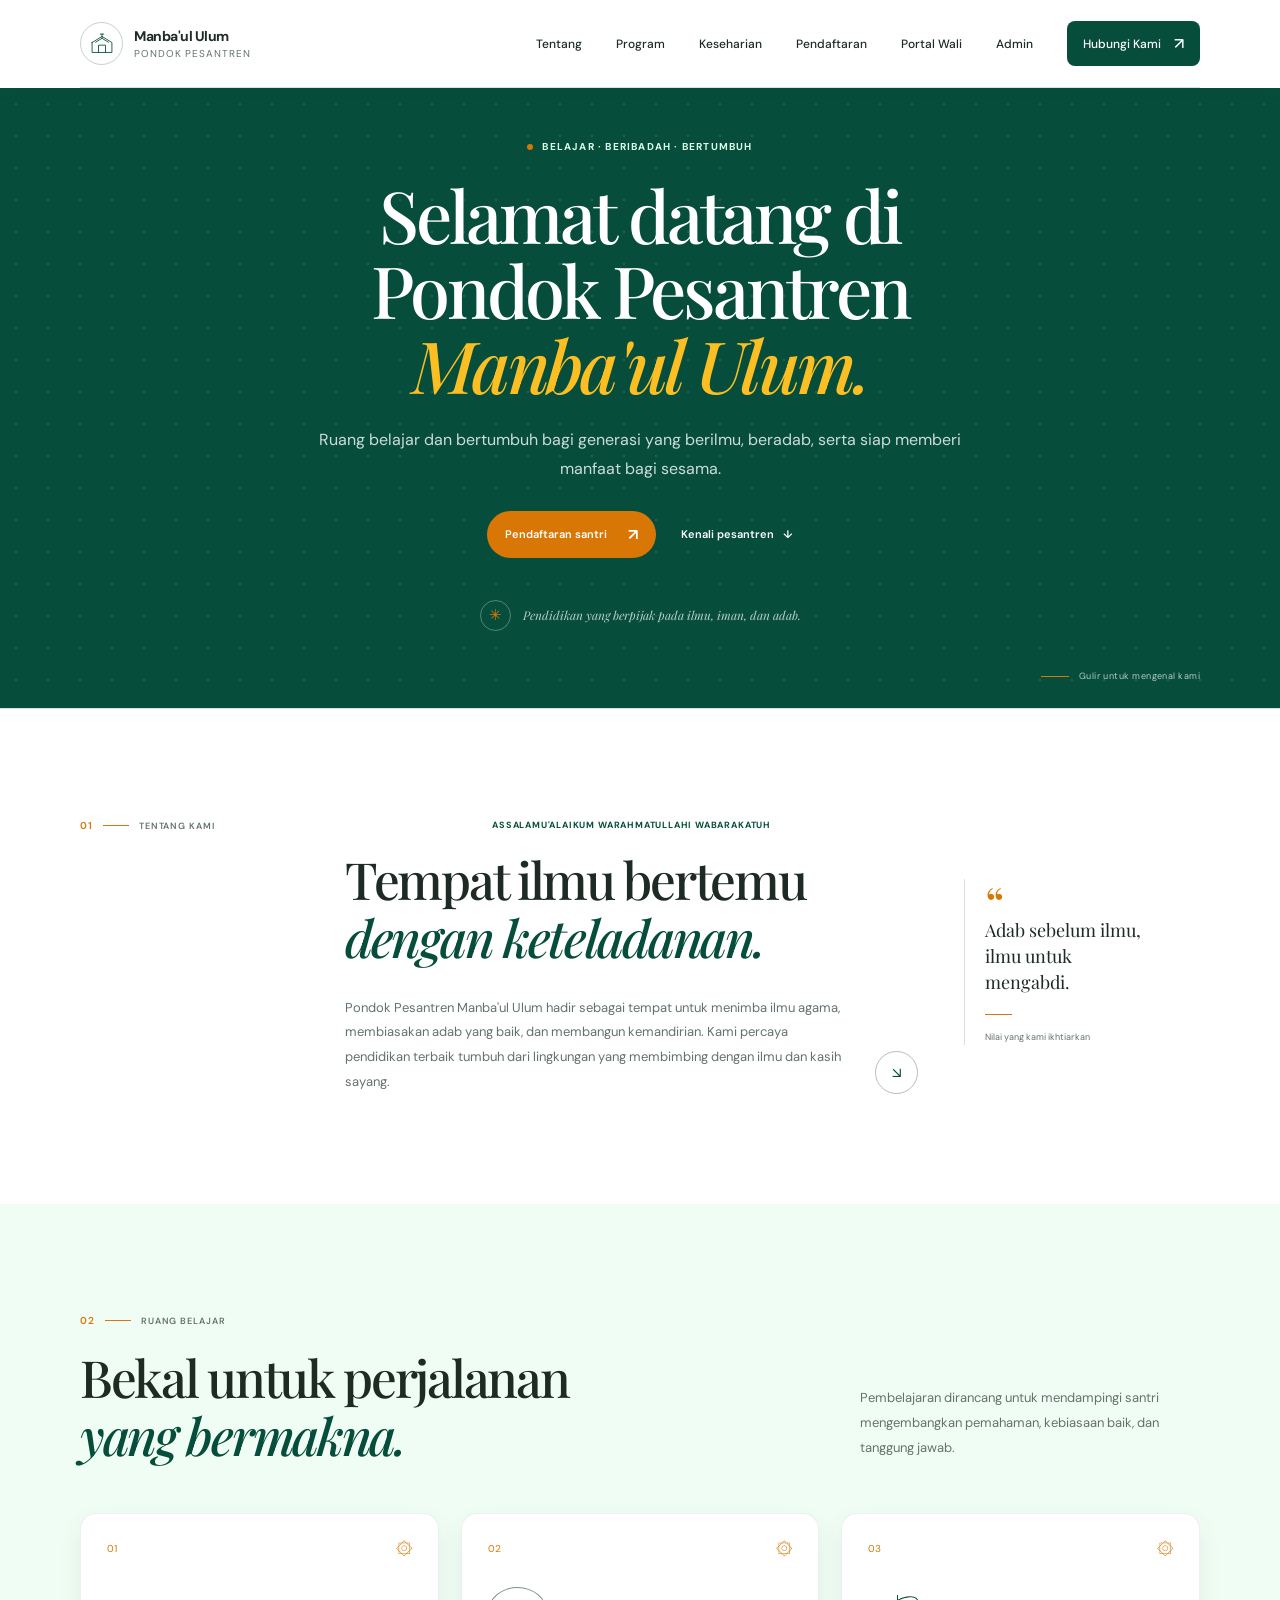
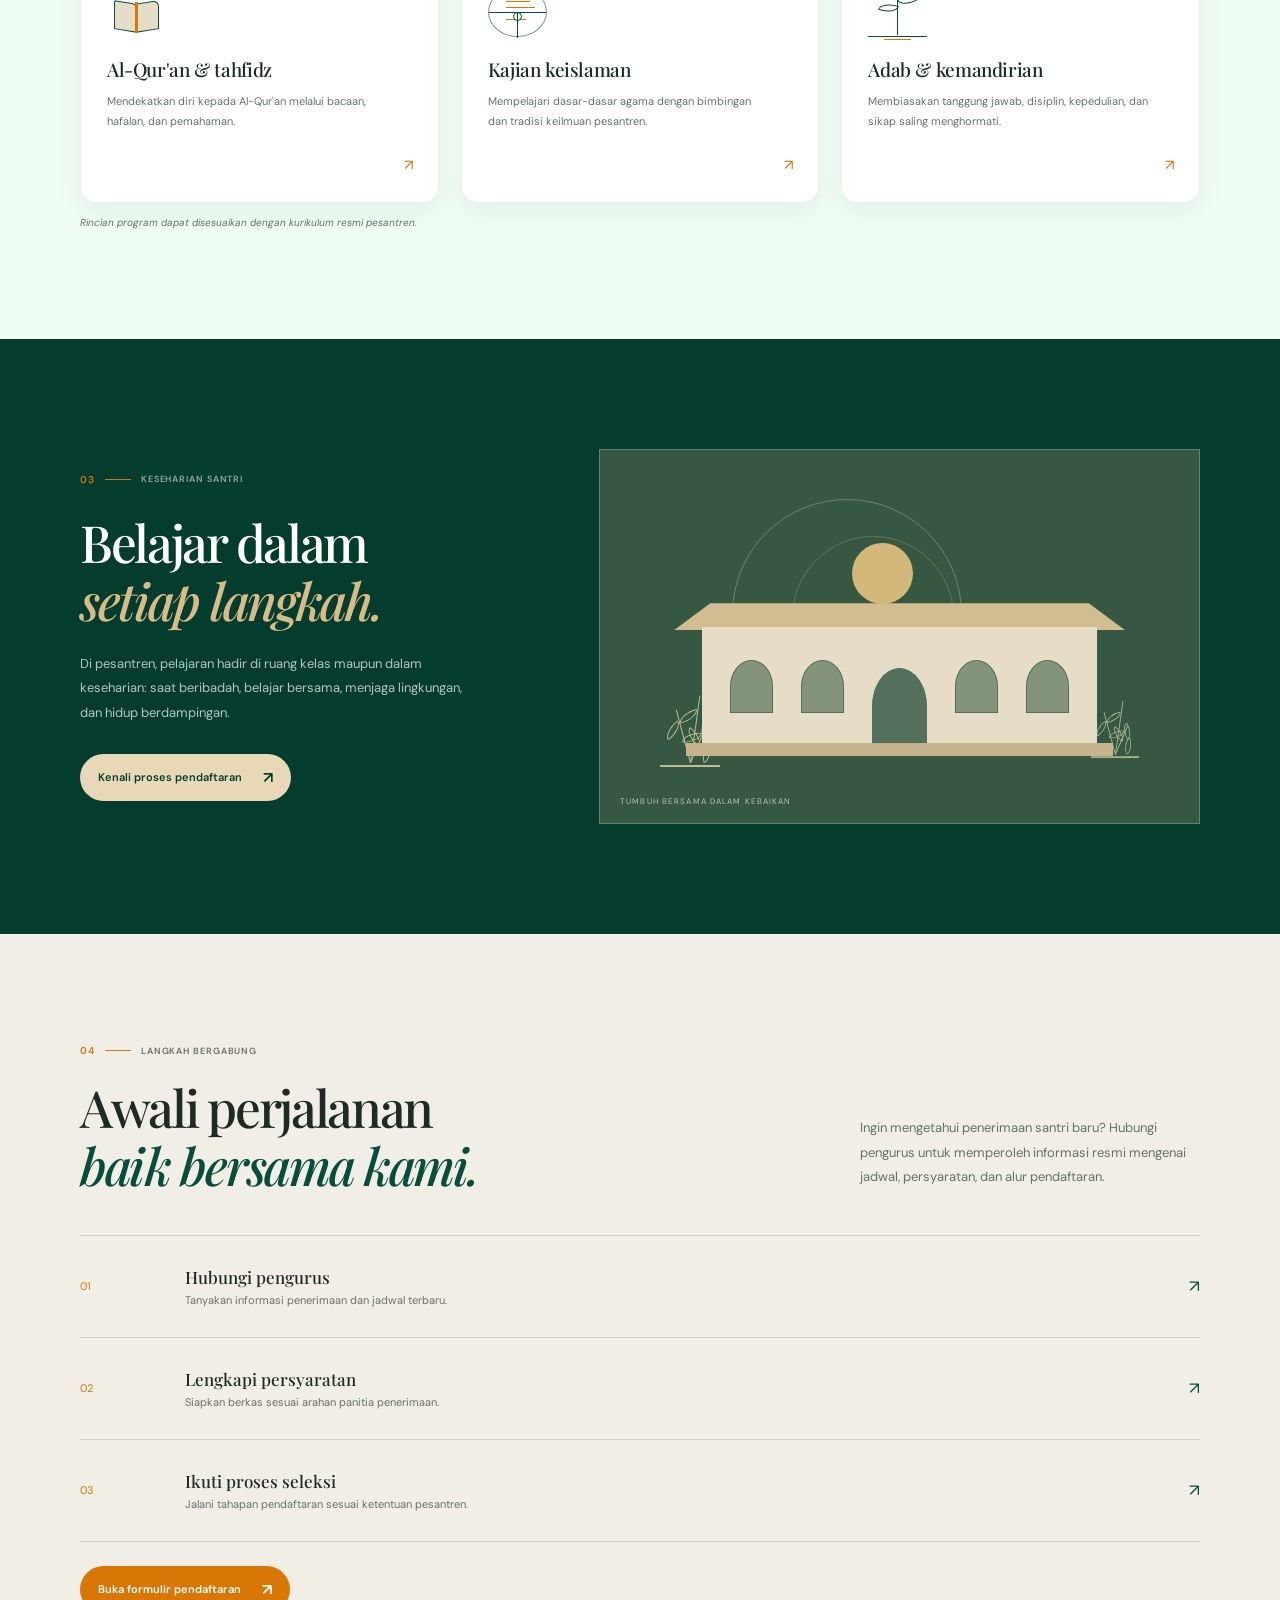
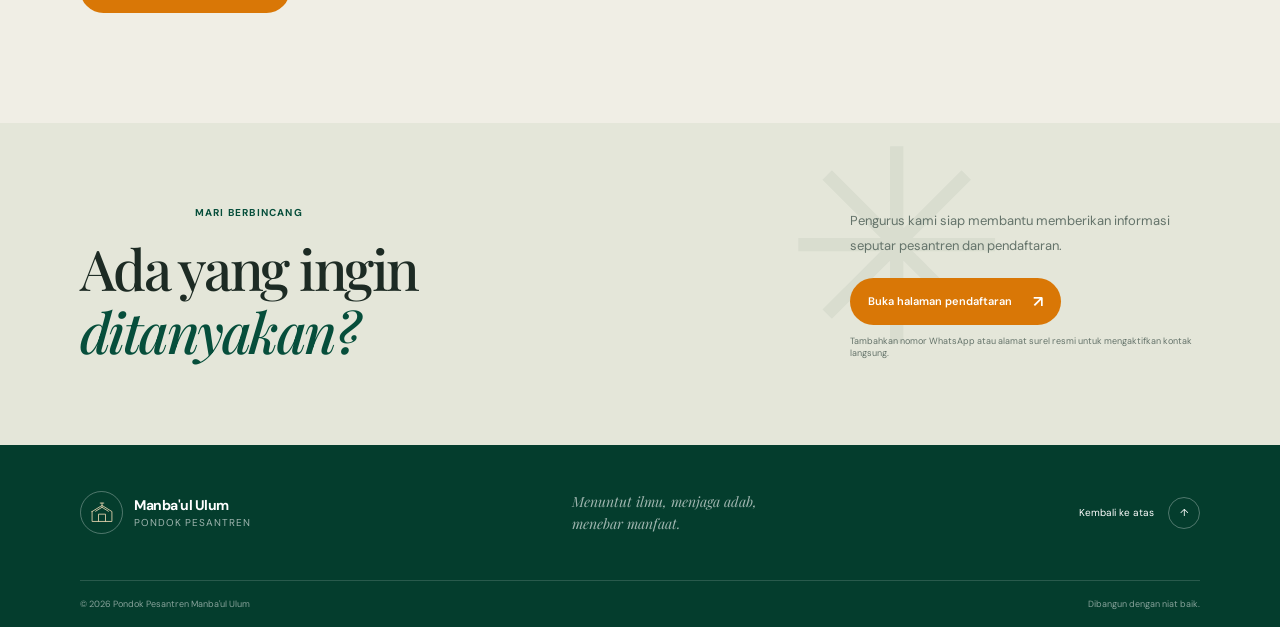
<file: Pondok Pesantren Manba'ul Ulum Website/index.html>
<!doctype html>
<html lang="id">
  <head>
    <meta charset="UTF-8" />
    <meta name="viewport" content="width=device-width, initial-scale=1.0" />
    <meta
      name="description"
      content="Pondok Pesantren Manba'ul Ulum — ruang tumbuh untuk ilmu, akhlak, dan kemandirian."
    />
    <meta name="theme-color" content="#064e3b" />
    <title>Pondok Pesantren Manba'ul Ulum</title>
    <link rel="stylesheet" href="styles.css" />
    <script src="script.js" defer></script>
  </head>
  <body>
    <a class="skip-link" href="#konten">Langsung ke konten</a>

    <header class="site-header">
      <div class="container header-inner">
        <a class="brand" href="#beranda" aria-label="Manba'ul Ulum — beranda">
          <span class="brand-mark" aria-hidden="true">
            <svg viewBox="0 0 48 48" fill="none">
              <path d="M7 21.5 24 11l17 10.5v17H7v-17Z" />
              <path d="M18 38.5V26h12v12.5M13 21l11-6.8L35 21" />
              <path d="M24 7v7M21 7h6" />
            </svg>
          </span>
          <span class="brand-copy">
            <strong>Manba'ul Ulum</strong>
            <span>Pondok Pesantren</span>
          </span>
        </a>

        <button class="menu-toggle" type="button" aria-expanded="false" aria-controls="primary-navigation">
          <span class="sr-only">Buka menu</span>
          <span></span>
          <span></span>
        </button>

        <nav class="navigation" id="primary-navigation" aria-label="Navigasi utama">
          <a href="#tentang">Tentang</a>
          <a href="#program">Program</a>
          <a href="#keseharian">Keseharian</a>
          <a href="pendaftaran.html">Pendaftaran</a>
          <a href="portal-wali.html">Portal Wali</a>
          <a href="admin.html">Admin</a>
          <a class="nav-cta" href="#kontak">Hubungi Kami <span aria-hidden="true">↗</span></a>
        </nav>
      </div>
    </header>

    <main id="konten">
      <section class="hero" id="beranda">
        <div class="hero-pattern" aria-hidden="true"></div>
        <div class="container hero-layout">
          <div class="hero-copy">
            <p class="eyebrow"><span></span> Belajar · Beribadah · Bertumbuh</p>
            <h1>Selamat datang di<br />Pondok Pesantren <em>Manba'ul Ulum.</em></h1>
            <p class="hero-description">
              Ruang belajar dan bertumbuh bagi generasi yang berilmu, beradab,
              serta siap memberi manfaat bagi sesama.
            </p>
            <div class="hero-actions">
              <a class="button button-primary" href="pendaftaran.html">Pendaftaran santri <span aria-hidden="true">↗</span></a>
              <a class="text-link" href="#tentang">Kenali pesantren <span aria-hidden="true">↓</span></a>
            </div>
            <div class="hero-note">
              <span class="note-icon" aria-hidden="true">✳</span>
              <p>Pendidikan yang berpijak pada ilmu, iman, dan adab.</p>
            </div>
          </div>

          <div class="hero-art" aria-label="Ilustrasi suasana pesantren">
            <div class="art-sun"></div>
            <div class="art-arch">
              <div class="arch-inner">
                <div class="arch-sky">
                  <span class="sky-star star-one">✦</span>
                  <span class="sky-star star-two">✦</span>
                  <div class="mosque">
                    <div class="minaret minaret-left"></div>
                    <div class="minaret minaret-right"></div>
                    <div class="dome"></div>
                    <div class="mosque-body">
                      <div class="mosque-door"></div>
                      <div class="mosque-window"></div>
                      <div class="mosque-window second"></div>
                    </div>
                  </div>
                  <div class="horizon"></div>
                  <div class="hill hill-back"></div>
                  <div class="hill hill-front"></div>
                  <div class="art-book">
                    <span></span>
                    <span></span>
                    <span></span>
                  </div>
                </div>
              </div>
            </div>
            <div class="art-caption">
              <span class="caption-star" aria-hidden="true">✳</span>
              <span>Ilmu yang menerangi langkah</span>
            </div>
            <div class="art-side-note" aria-hidden="true">SEJAK HARI INI, UNTUK MASA DEPAN</div>
          </div>
        </div>
        <a class="scroll-cue" href="#tentang"><span></span> Gulir untuk mengenal kami</a>
      </section>

      <section class="intro section-pad" id="tentang">
        <div class="container intro-layout">
          <div class="section-label">
            <span>01</span>
            <span class="label-line"></span>
            <span>Tentang kami</span>
          </div>
          <div class="intro-content">
            <p class="eyebrow">Assalamu'alaikum warahmatullahi wabarakatuh</p>
            <h2>Tempat ilmu bertemu<br /><em>dengan keteladanan.</em></h2>
            <div class="intro-bottom">
              <p>
                Pondok Pesantren Manba'ul Ulum hadir sebagai tempat untuk
                menimba ilmu agama, membiasakan adab yang baik, dan membangun
                kemandirian. Kami percaya pendidikan terbaik tumbuh dari
                lingkungan yang membimbing dengan ilmu dan kasih sayang.
              </p>
              <a class="round-link" href="#program" aria-label="Lihat program pendidikan">
                <span aria-hidden="true">↘</span>
              </a>
            </div>
          </div>
          <div class="intro-aside">
            <span class="quote-mark" aria-hidden="true">“</span>
            <p>Adab sebelum ilmu, ilmu untuk mengabdi.</p>
            <span class="aside-rule"></span>
            <span class="aside-caption">Nilai yang kami ikhtiarkan</span>
          </div>
        </div>
      </section>

      <section class="programs section-pad" id="program">
        <div class="container">
          <div class="section-heading">
            <div>
              <div class="section-label">
                <span>02</span>
                <span class="label-line"></span>
                <span>Ruang belajar</span>
              </div>
              <h2>Bekal untuk perjalanan<br /><em>yang bermakna.</em></h2>
            </div>
            <p>
              Pembelajaran dirancang untuk mendampingi santri mengembangkan
              pemahaman, kebiasaan baik, dan tanggung jawab.
            </p>
          </div>

          <div class="program-grid">
            <article class="program-card">
              <div class="card-topline"><span>01</span><span class="card-icon" aria-hidden="true">۞</span></div>
              <div class="program-symbol symbol-quran" aria-hidden="true">
                <span class="book-page"></span><span class="book-page"></span>
                <span class="book-spine"></span>
              </div>
              <h3>Al-Qur'an &amp; tahfidz</h3>
              <p>Mendekatkan diri kepada Al-Qur'an melalui bacaan, hafalan, dan pemahaman.</p>
              <span class="card-arrow" aria-hidden="true">↗</span>
            </article>
            <article class="program-card">
              <div class="card-topline"><span>02</span><span class="card-icon" aria-hidden="true">۞</span></div>
              <div class="program-symbol symbol-study" aria-hidden="true">
                <span class="study-line"></span><span class="study-line"></span>
                <span class="study-line"></span><span class="study-dot"></span>
              </div>
              <h3>Kajian keislaman</h3>
              <p>Mempelajari dasar-dasar agama dengan bimbingan dan tradisi keilmuan pesantren.</p>
              <span class="card-arrow" aria-hidden="true">↗</span>
            </article>
            <article class="program-card">
              <div class="card-topline"><span>03</span><span class="card-icon" aria-hidden="true">۞</span></div>
              <div class="program-symbol symbol-growth" aria-hidden="true">
                <span class="growth-stem"></span><span class="growth-leaf leaf-left"></span>
                <span class="growth-leaf leaf-right"></span><span class="growth-ground"></span>
              </div>
              <h3>Adab &amp; kemandirian</h3>
              <p>Membiasakan tanggung jawab, disiplin, kepedulian, dan sikap saling menghormati.</p>
              <span class="card-arrow" aria-hidden="true">↗</span>
            </article>
          </div>
          <p class="content-note">Rincian program dapat disesuaikan dengan kurikulum resmi pesantren.</p>
        </div>
      </section>

      <section class="daily section-pad" id="keseharian">
        <div class="container daily-layout">
          <div class="daily-copy">
            <div class="section-label section-label-light">
              <span>03</span>
              <span class="label-line"></span>
              <span>Keseharian santri</span>
            </div>
            <h2>Belajar dalam<br /><em>setiap langkah.</em></h2>
            <p>
              Di pesantren, pelajaran hadir di ruang kelas maupun dalam
              keseharian: saat beribadah, belajar bersama, menjaga lingkungan,
              dan hidup berdampingan.
            </p>
            <a class="button button-light" href="#pendaftaran">Kenali proses pendaftaran <span aria-hidden="true">↗</span></a>
          </div>
          <div class="daily-visual" aria-hidden="true">
            <div class="daily-circle circle-one"></div>
            <div class="daily-circle circle-two"></div>
            <div class="daily-sun"></div>
            <div class="daily-plant plant-left"><i></i><i></i><i></i></div>
            <div class="daily-plant plant-right"><i></i><i></i><i></i></div>
            <div class="daily-building">
              <div class="building-roof"></div>
              <div class="building-body">
                <span class="building-window"></span><span class="building-window"></span>
                <span class="building-door"></span><span class="building-window"></span>
                <span class="building-window"></span>
              </div>
              <div class="building-base"></div>
            </div>
            <span class="visual-caption">TUMBUH BERSAMA DALAM KEBAIKAN</span>
          </div>
        </div>
      </section>

      <section class="admissions section-pad" id="pendaftaran">
        <div class="container">
          <div class="section-heading admissions-heading">
            <div>
              <div class="section-label">
                <span>04</span>
                <span class="label-line"></span>
                <span>Langkah bergabung</span>
              </div>
              <h2>Awali perjalanan<br /><em>baik bersama kami.</em></h2>
            </div>
            <p>
              Ingin mengetahui penerimaan santri baru? Hubungi pengurus untuk
              memperoleh informasi resmi mengenai jadwal, persyaratan, dan alur pendaftaran.
            </p>
          </div>
          <div class="admission-steps">
            <article class="step">
              <span class="step-number">01</span>
              <div><h3>Hubungi pengurus</h3><p>Tanyakan informasi penerimaan dan jadwal terbaru.</p></div>
              <span class="step-arrow" aria-hidden="true">↗</span>
            </article>
            <article class="step">
              <span class="step-number">02</span>
              <div><h3>Lengkapi persyaratan</h3><p>Siapkan berkas sesuai arahan panitia penerimaan.</p></div>
              <span class="step-arrow" aria-hidden="true">↗</span>
            </article>
            <article class="step">
              <span class="step-number">03</span>
              <div><h3>Ikuti proses seleksi</h3><p>Jalani tahapan pendaftaran sesuai ketentuan pesantren.</p></div>
              <span class="step-arrow" aria-hidden="true">↗</span>
            </article>
          </div>
          <a class="button button-primary admissions-cta" href="pendaftaran.html">Buka formulir pendaftaran <span aria-hidden="true">↗</span></a>
        </div>
      </section>

      <section class="contact" id="kontak">
        <div class="container contact-inner">
          <div>
            <p class="eyebrow">Mari berbincang</p>
            <h2>Ada yang ingin<br /><em>ditanyakan?</em></h2>
          </div>
          <div class="contact-action">
            <p>Pengurus kami siap membantu memberikan informasi seputar pesantren dan pendaftaran.</p>
            <a class="button button-primary" href="pendaftaran.html">Buka halaman pendaftaran <span aria-hidden="true">↗</span></a>
            <span class="contact-note">Tambahkan nomor WhatsApp atau alamat surel resmi untuk mengaktifkan kontak langsung.</span>
          </div>
          <div class="contact-decoration" aria-hidden="true">✳</div>
        </div>
      </section>
    </main>

    <footer class="site-footer">
      <div class="container footer-main">
        <a class="brand footer-brand" href="#beranda">
          <span class="brand-mark" aria-hidden="true">
            <svg viewBox="0 0 48 48" fill="none">
              <path d="M7 21.5 24 11l17 10.5v17H7v-17Z" />
              <path d="M18 38.5V26h12v12.5M13 21l11-6.8L35 21" />
              <path d="M24 7v7M21 7h6" />
            </svg>
          </span>
          <span class="brand-copy">
            <strong>Manba'ul Ulum</strong>
            <span>Pondok Pesantren</span>
          </span>
        </a>
        <p class="footer-motto">Menuntut ilmu, menjaga adab,<br />menebar manfaat.</p>
        <a class="back-top" href="#beranda">Kembali ke atas <span aria-hidden="true">↑</span></a>
      </div>
      <div class="container footer-bottom">
        <span>© <span id="current-year"></span> Pondok Pesantren Manba'ul Ulum</span>
        <span>Dibangun dengan niat baik.</span>
      </div>
    </footer>
  </body>
</html>
</file>
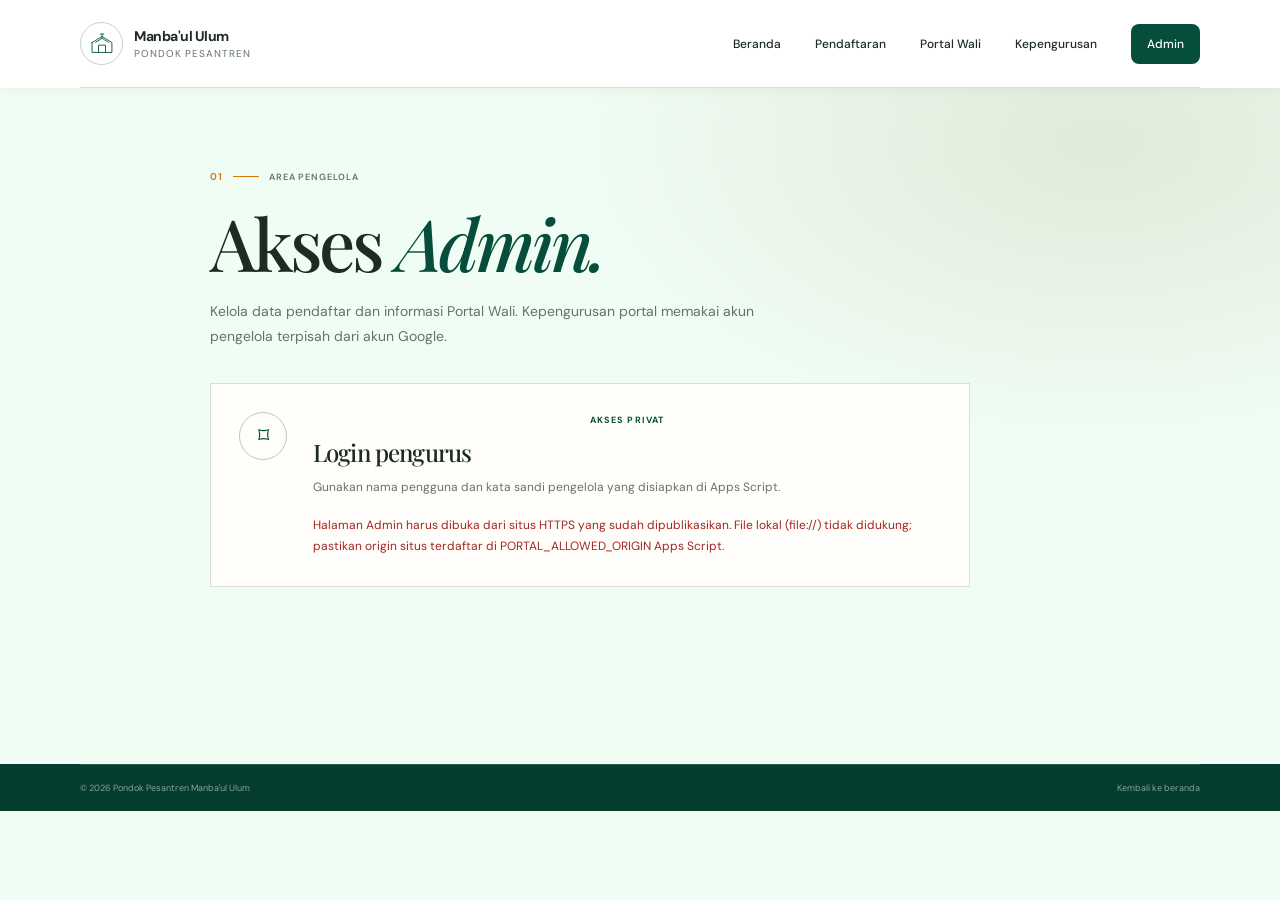
<file: Pondok Pesantren Manba'ul Ulum Website/admin.html>
<!doctype html>
<html lang="id">
  <head>
    <meta charset="UTF-8" />
    <meta name="viewport" content="width=device-width, initial-scale=1.0" />
    <meta
      name="description"
      content="Akses admin Pondok Pesantren Manba'ul Ulum melalui layanan Google yang privat."
    />
    <meta name="theme-color" content="#f7f5ee" />
    <title>Admin — Manba'ul Ulum</title>
    <link rel="stylesheet" href="styles.css" />
    <script src="registration-config.js"></script>
    <script src="portal-config.js"></script>
    <script src="admin.js" defer></script>
  </head>
  <body>
    <a class="skip-link" href="#konten">Langsung ke konten</a>
    <header class="site-header">
      <div class="container header-inner">
        <a class="brand" href="index.html" aria-label="Manba'ul Ulum — beranda">
          <span class="brand-mark" aria-hidden="true">
            <svg viewBox="0 0 48 48" fill="none">
              <path d="M7 21.5 24 11l17 10.5v17H7v-17Z" />
              <path d="M18 38.5V26h12v12.5M13 21l11-6.8L35 21" />
              <path d="M24 7v7M21 7h6" />
            </svg>
          </span>
          <span class="brand-copy">
            <strong>Manba'ul Ulum</strong>
            <span>Pondok Pesantren</span>
          </span>
        </a>
        <nav class="navigation admin-nav" aria-label="Navigasi utama">
          <a href="index.html">Beranda</a>
          <a href="pendaftaran.html">Pendaftaran</a>
          <a href="portal-wali.html">Portal Wali</a>
          <a href="#kepengurusan">Kepengurusan</a>
          <a class="nav-cta" href="admin.html" aria-current="page">Admin</a>
        </nav>
      </div>
    </header>

    <main id="konten" class="admin-page">
      <section class="container admin-content">
        <div class="section-label">
          <span>01</span>
          <span class="label-line"></span>
          <span>Area pengelola</span>
        </div>
        <h1>Akses <em>Admin.</em></h1>
        <p class="admin-intro">
          Kelola data pendaftar dan informasi Portal Wali. Kepengurusan portal
          memakai akun pengelola terpisah dari akun Google.
        </p>

        <section id="admin-login-panel" class="admin-card admin-login-panel" aria-labelledby="admin-login-title">
          <div class="admin-card-icon" aria-hidden="true">⌑</div>
          <div class="admin-card-copy">
            <p class="eyebrow">Akses privat</p>
            <h2 id="admin-login-title">Login pengurus</h2>
            <p>Gunakan nama pengguna dan kata sandi pengelola yang disiapkan di Apps Script.</p>
            <p id="admin-login-status" class="admin-password-status" aria-live="polite">
              Menyiapkan login pengurus…
            </p>
            <form id="admin-login-form" class="portal-form">
              <label for="admin-username">Nama pengguna</label>
              <input id="admin-username" name="username" type="text" autocomplete="username" maxlength="64" required />
              <label for="admin-password">Kata sandi pengurus</label>
              <input id="admin-password" name="password" type="password" autocomplete="current-password" maxlength="128" required />
              <button class="button button-primary" type="submit">Masuk sebagai pengurus</button>
            </form>
          </div>
        </section>

        <div id="admin-tools" hidden>
        <section class="admin-card" aria-labelledby="database-title">
          <div class="admin-card-icon" aria-hidden="true">▤</div>
          <div class="admin-card-copy">
            <p class="eyebrow">Data penerimaan</p>
            <h2 id="database-title">Database pendaftar</h2>
            <p id="database-status" aria-live="polite">
              Memeriksa konfigurasi tautan database…
            </p>
            <a
              id="database-link"
              class="button button-primary admin-button"
              target="_blank"
              rel="noopener noreferrer"
              hidden
            >
              Buka Google Spreadsheet <span aria-hidden="true">↗</span>
            </a>
          </div>
        </section>

        <section class="admin-card admin-card-muted" aria-labelledby="content-title">
          <div class="admin-card-icon" aria-hidden="true">✳</div>
          <div class="admin-card-copy">
            <p class="eyebrow">Konten website</p>
            <h2 id="content-title">Profil, program, dan informasi</h2>
            <p>
              Konten website saat ini masih berupa file statis. Perubahannya
              dilakukan pada file website dan diterbitkan ulang melalui GitHub
              Pages; belum ada CMS untuk mengeditnya dari halaman Admin.
            </p>
            <a class="text-link admin-back-link" href="index.html">
              Kembali ke website <span aria-hidden="true">↗</span>
            </a>
          </div>
        </section>

        <section class="admin-card" aria-labelledby="guardian-password-title">
          <div class="admin-card-icon" aria-hidden="true">⌑</div>
          <div class="admin-card-copy">
            <p class="eyebrow">Akses wali santri</p>
            <h2 id="guardian-password-title">Atur kata sandi portal</h2>
            <p>
              Pengelola yang diizinkan dapat membuat atau mengganti kata sandi
              untuk nomor induk santri. Kata sandi disimpan sebagai hash, bukan
              teks biasa, dan harus dibagikan kepada wali secara privat.
            </p>
            <p id="guardian-password-status" class="admin-password-status" aria-live="polite">
              Buat atau ganti kata sandi wali yang sudah terhubung ke santri.
            </p>
            <form id="guardian-password-form" class="portal-form" hidden>
              <label for="credential-student-id">Nomor induk santri</label>
              <input id="credential-student-id" name="studentId" type="text" maxlength="64" autocomplete="off" required />
              <label for="credential-guardian-email">Email wali yang sudah ditautkan</label>
              <input id="credential-guardian-email" name="guardianEmail" type="email" maxlength="254" autocomplete="email" required />
              <label for="credential-password">Kata sandi baru (minimal 12 karakter)</label>
              <input id="credential-password" name="password" type="password" minlength="12" maxlength="128" autocomplete="new-password" required />
              <label for="credential-password-confirm">Ulangi kata sandi baru</label>
              <input id="credential-password-confirm" name="passwordConfirm" type="password" minlength="12" maxlength="128" autocomplete="new-password" required />
              <button class="button button-primary" type="submit">Simpan kata sandi</button>
            </form>
          </div>
        </section>

        <section id="kepengurusan" class="admin-management admin-card" aria-labelledby="management-title">
          <div class="admin-card-icon" aria-hidden="true">▦</div>
          <div class="admin-card-copy">
            <p class="eyebrow">Kelola Portal Wali</p>
            <h2 id="management-title">Kepengurusan</h2>
            <p>
              Kelola data santri dan wali, presensi, tagihan, akademik,
              pengumuman, serta balasan pesan. Perubahan hanya dapat dilakukan
              setelah login sebagai pengelola. Konten halaman publik website
              tidak termasuk menu ini.
            </p>
            <p id="management-status" class="admin-password-status" aria-live="polite">Data portal siap dikelola.</p>
            <div id="admin-portal-management" hidden>
              <div class="admin-management-toolbar">
                <label for="management-entity">Jenis informasi</label>
                <select id="management-entity">
                  <option value="students">Data santri</option>
                  <option value="guardians">Akses wali</option>
                  <option value="attendance">Presensi</option>
                  <option value="payments">Tagihan dan pembayaran</option>
                  <option value="grades">Akademik</option>
                  <option value="announcements">Pengumuman</option>
                  <option value="messages">Pesan wali</option>
                </select>
                <button id="management-add" class="button button-primary" type="button">Tambah data</button>
                <button id="management-refresh" class="portal-outline-button" type="button">Muat ulang</button>
                <button id="admin-portal-logout" class="portal-outline-button" type="button">Keluar</button>
              </div>
              <div id="management-list" class="admin-record-list" aria-live="polite"></div>
              <form id="management-form" class="portal-form admin-management-form" hidden>
                <h3 id="management-form-title"></h3>
                <div id="management-fields" class="admin-management-fields"></div>
                <div class="admin-management-actions">
                  <button class="button button-primary" type="submit">Simpan</button>
                  <button id="management-cancel" class="portal-outline-button" type="button">Batal</button>
                </div>
              </form>
            </div>
          </div>
        </section>

        <p class="admin-security-note">
          Login nama pengguna dan kata sandi mengelola menu Portal Wali, bukan
          akun Google. Membuka Google Spreadsheet pendaftar tetap mengikuti izin
          berbagi Google pada dokumen tersebut. Jangan ubah setelan berbagi
          menjadi “Siapa saja”; dokumen pendaftar tetap berada di folder Drive
          privat.
        </p>
        </div>
      </section>
    </main>

    <footer class="site-footer">
      <div class="container footer-bottom">
        <span>© <span id="current-year"></span> Pondok Pesantren Manba'ul Ulum</span>
        <a href="index.html">Kembali ke beranda</a>
      </div>
    </footer>
  </body>
</html>
</file>
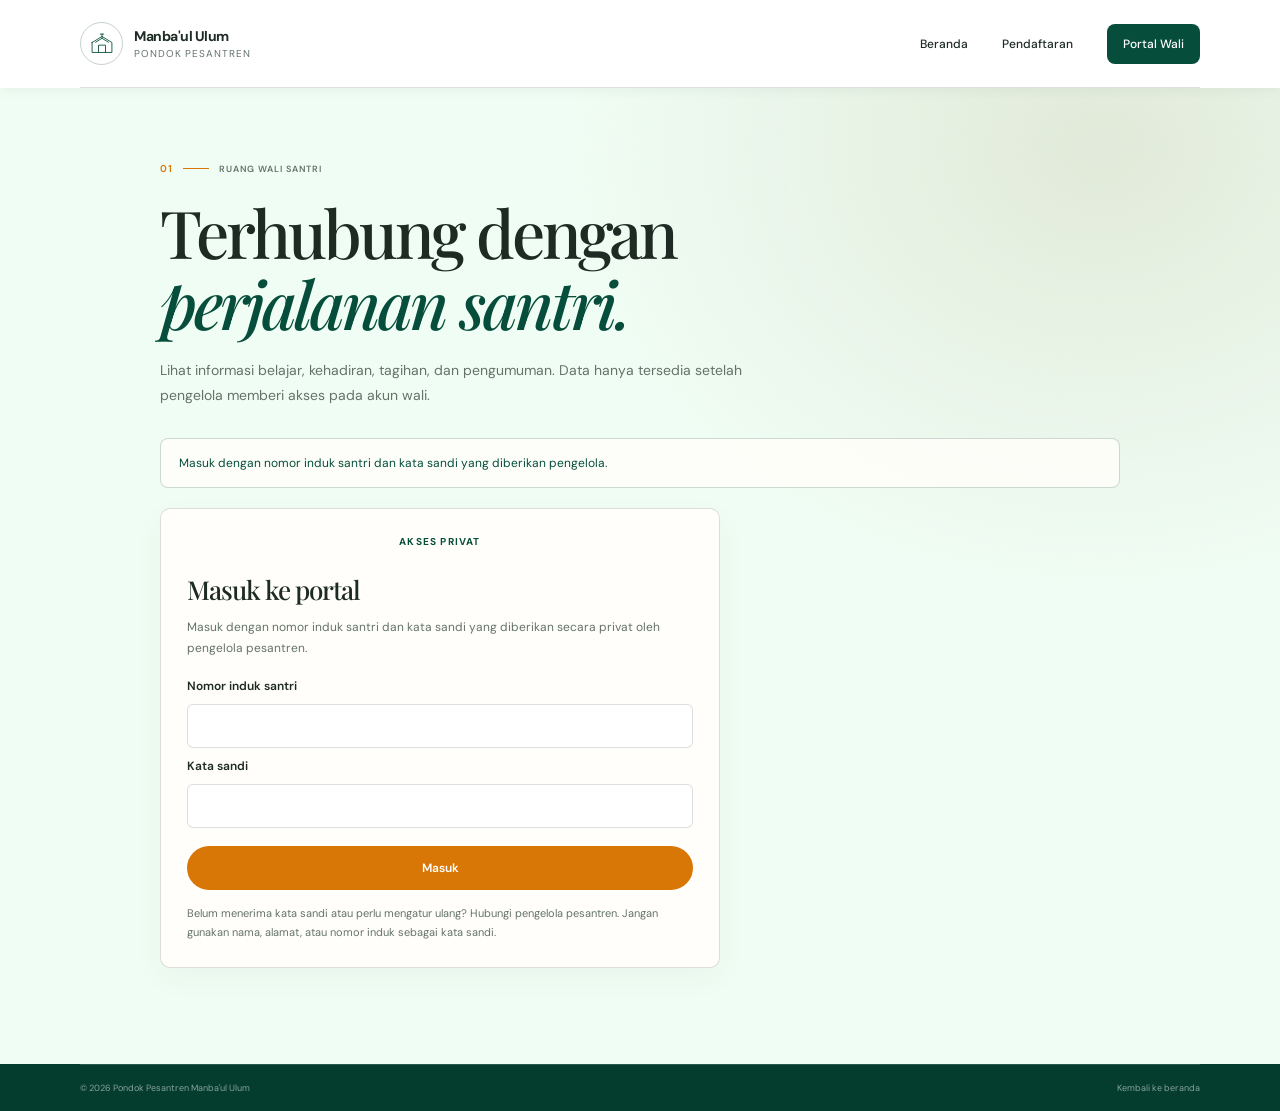
<file: Pondok Pesantren Manba'ul Ulum Website/portal-wali.html>
<!doctype html>
<html lang="id">
  <head>
    <meta charset="UTF-8" />
    <meta name="viewport" content="width=device-width, initial-scale=1.0" />
    <meta
      name="description"
      content="Portal privat wali santri Pondok Pesantren Manba'ul Ulum."
    />
    <meta name="theme-color" content="#f0fdf4" />
    <title>Portal Wali Santri — Manba'ul Ulum</title>
    <link rel="stylesheet" href="styles.css" />
    <script src="portal-config.js"></script>
    <script src="portal.js" defer></script>
  </head>
  <body>
    <a class="skip-link" href="#konten">Langsung ke konten</a>
    <header class="site-header">
      <div class="container header-inner">
        <a class="brand" href="index.html" aria-label="Manba'ul Ulum — beranda">
          <span class="brand-mark" aria-hidden="true">
            <svg viewBox="0 0 48 48" fill="none">
              <path d="M7 21.5 24 11l17 10.5v17H7v-17Z" />
              <path d="M18 38.5V26h12v12.5M13 21l11-6.8L35 21" />
              <path d="M24 7v7M21 7h6" />
            </svg>
          </span>
          <span class="brand-copy">
            <strong>Manba'ul Ulum</strong>
            <span>Pondok Pesantren</span>
          </span>
        </a>
        <nav class="navigation portal-nav" aria-label="Navigasi utama">
          <a href="index.html">Beranda</a>
          <a href="pendaftaran.html">Pendaftaran</a>
          <a class="nav-cta" href="portal-wali.html" aria-current="page">Portal Wali</a>
        </nav>
      </div>
    </header>

    <main id="konten" class="portal-page">
      <section class="container portal-content">
        <div class="section-label">
          <span>01</span>
          <span class="label-line"></span>
          <span>Ruang wali santri</span>
        </div>
        <h1>Terhubung dengan<br /><em>perjalanan santri.</em></h1>
        <p class="portal-intro">
          Lihat informasi belajar, kehadiran, tagihan, dan pengumuman. Data
          hanya tersedia setelah pengelola memberi akses pada akun wali.
        </p>

        <p id="portal-notice" class="portal-notice" role="status" aria-live="polite">
          Memeriksa konfigurasi portal…
        </p>

        <section id="portal-login" class="portal-login portal-card" aria-labelledby="login-title" hidden>
          <div class="portal-section-heading">
            <p class="eyebrow">Akses privat</p>
            <h2 id="login-title">Masuk ke portal</h2>
            <p>Masuk dengan nomor induk santri dan kata sandi yang diberikan secara privat oleh pengelola pesantren.</p>
          </div>
          <form id="portal-login-form" class="portal-form">
            <label for="student-login-id">Nomor induk santri</label>
            <input id="student-login-id" name="studentId" type="text" autocomplete="username" maxlength="64" required />
            <label for="student-login-password">Kata sandi</label>
            <input id="student-login-password" name="password" type="password" autocomplete="current-password" maxlength="128" required />
            <button class="button button-primary" type="submit">Masuk</button>
          </form>
          <p class="portal-login-help">Belum menerima kata sandi atau perlu mengatur ulang? Hubungi pengelola pesantren. Jangan gunakan nama, alamat, atau nomor induk sebagai kata sandi.</p>
        </section>

        <section id="portal-app" class="portal-app" hidden aria-label="Informasi wali santri">
          <div class="portal-welcome portal-card">
            <div>
              <p class="eyebrow">Assalamu'alaikum</p>
              <h2 id="guardian-email">Wali santri</h2>
              <p id="student-count" class="portal-muted"></p>
            </div>
            <button id="logout-button" class="portal-outline-button" type="button">Keluar</button>
          </div>

          <div id="portal-student-data" class="portal-student-data" hidden>
            <div id="student-picker-wrap" class="portal-card portal-picker" hidden>
              <label for="student-picker">Pilih santri</label>
              <select id="student-picker"></select>
            </div>

            <div id="student-overview" class="portal-card" aria-live="polite">
              <p class="portal-muted">Memuat informasi santri…</p>
            </div>

            <div class="portal-grid">
              <section class="portal-card" aria-labelledby="attendance-title">
                <p class="eyebrow">Keseharian</p>
                <h2 id="attendance-title">Kehadiran</h2>
                <div id="attendance-list" class="portal-list"></div>
              </section>
              <section class="portal-card" aria-labelledby="payments-title">
                <p class="eyebrow">Administrasi</p>
                <h2 id="payments-title">Tagihan dan pembayaran</h2>
                <div id="payments-list" class="portal-list"></div>
              </section>
              <section class="portal-card" aria-labelledby="grades-title">
                <p class="eyebrow">Perkembangan belajar</p>
                <h2 id="grades-title">Akademik</h2>
                <div id="grades-list" class="portal-list"></div>
              </section>
              <section class="portal-card" aria-labelledby="announcements-title">
                <p class="eyebrow">Informasi pesantren</p>
                <h2 id="announcements-title">Pengumuman</h2>
                <div id="announcements-list" class="portal-list"></div>
              </section>
            </div>

            <section class="portal-card portal-messages" aria-labelledby="messages-title">
              <p class="eyebrow">Hubungi pengurus</p>
              <h2 id="messages-title">Pesan untuk pesantren</h2>
              <form id="message-form" class="portal-form">
                <label for="message-category">Topik</label>
                <select id="message-category" name="category" required>
                  <option value="Akademik">Akademik</option>
                  <option value="Kehadiran">Kehadiran atau perizinan</option>
                  <option value="Administrasi">Administrasi</option>
                  <option value="Lainnya">Lainnya</option>
                </select>
                <label for="message-body">Pesan</label>
                <textarea id="message-body" name="body" rows="4" maxlength="2000" required></textarea>
                <button class="button button-primary" type="submit">Kirim pesan</button>
              </form>
              <h3 class="portal-history-title">Riwayat pesan</h3>
              <div id="messages-list" class="portal-list"></div>
            </section>
          </div>
        </section>
      </section>
    </main>

    <footer class="site-footer">
      <div class="container footer-bottom">
        <span>© <span id="current-year"></span> Pondok Pesantren Manba'ul Ulum</span>
        <a href="index.html">Kembali ke beranda</a>
      </div>
    </footer>
  </body>
</html>
</file>
<file: Pondok Pesantren Manba'ul Ulum Website/styles.css>
@import url("https://fonts.googleapis.com/css2?family=DM+Sans:wght@400;500;600;700&family=Playfair+Display:ital,wght@0,500;0,600;0,700;1,500;1,600&display=swap");

:root {
  color-scheme: light;
  --paper: #f0fdf4;
  --paper-deep: #e7f5eb;
  --ink: #1d2b24;
  --muted: #64736a;
  --green: #064e3b;
  --green-dark: #043d2d;
  --green-soft: #dcfce7;
  --gold: #d97706;
  --line: rgba(29, 43, 36, 0.15);
  --sans: "DM Sans", "Segoe UI", sans-serif;
  --serif: "Playfair Display", Georgia, serif;
  font-family: var(--sans);
  font-synthesis: none;
  text-rendering: optimizeLegibility;
}

* {
  box-sizing: border-box;
}

html {
  scroll-behavior: smooth;
  scroll-padding-top: 90px;
}

body {
  margin: 0;
  background: var(--paper);
  color: var(--ink);
  font-size: 15px;
  -webkit-font-smoothing: antialiased;
}

body,
button,
a {
  font-family: var(--sans);
}

a {
  color: inherit;
  text-decoration: none;
}

button {
  color: inherit;
}

.container {
  width: min(1120px, calc(100% - 64px));
  margin-inline: auto;
}

.skip-link,
.sr-only {
  position: absolute;
  width: 1px;
  height: 1px;
  padding: 0;
  margin: -1px;
  overflow: hidden;
  clip: rect(0, 0, 0, 0);
  white-space: nowrap;
  border: 0;
}

.skip-link:focus {
  z-index: 20;
  top: 12px;
  left: 12px;
  width: auto;
  height: auto;
  padding: 12px 16px;
  margin: 0;
  clip: auto;
  background: white;
}

.site-header {
  position: sticky;
  top: 0;
  z-index: 10;
  background: #fff;
  box-shadow: 0 2px 12px rgba(6, 78, 59, 0.06);
}

.header-inner {
  min-height: 88px;
  display: flex;
  align-items: center;
  justify-content: space-between;
  border-bottom: 1px solid var(--line);
}

.brand {
  display: inline-flex;
  align-items: center;
  gap: 11px;
}

.brand-mark {
  display: grid;
  width: 43px;
  height: 43px;
  place-items: center;
  border: 1px solid rgba(35, 75, 57, 0.25);
  border-radius: 50%;
  color: var(--green);
}

.brand-mark svg {
  width: 28px;
  stroke: currentColor;
  stroke-width: 1.5;
  stroke-linecap: round;
  stroke-linejoin: round;
}

.brand-copy {
  display: grid;
  gap: 2px;
}

.brand-copy strong {
  font-size: 14px;
  letter-spacing: -0.035em;
}

.brand-copy > span {
  color: var(--muted);
  font-size: 10px;
  letter-spacing: 0.09em;
  text-transform: uppercase;
}

.navigation {
  display: flex;
  align-items: center;
  gap: 34px;
  font-size: 12px;
  font-weight: 500;
}

.navigation > a:not(.nav-cta) {
  transition: color 180ms ease;
}

.navigation > a:not(.nav-cta):hover,
.text-link:hover {
  color: var(--gold);
}

.nav-cta {
  display: inline-flex;
  align-items: center;
  gap: 13px;
  padding: 12px 16px;
  border-radius: 8px;
  background: var(--green);
  color: white;
  transition: background 180ms ease;
}

.nav-cta:hover {
  background: var(--green-dark);
}

.button-primary:hover {
  background: #b45309;
}

.nav-cta span,
.button span {
  font-size: 16px;
}

.menu-toggle {
  display: none;
}

.hero {
  position: relative;
  min-height: 620px;
  overflow: hidden;
  background: var(--green);
  color: #fff;
}

.hero-pattern {
  position: absolute;
  inset: 0;
  opacity: 0.1;
  background-image: radial-gradient(#fff 1px, transparent 1px);
  background-size: 32px 32px;
  pointer-events: none;
}

.hero-layout {
  position: relative;
  display: grid;
  grid-template-columns: 1fr;
  align-items: center;
  min-height: 620px;
  padding-top: 30px;
  padding-bottom: 55px;
}

.hero-copy {
  position: relative;
  z-index: 1;
  max-width: 860px;
  margin-inline: auto;
  padding: 20px;
  text-align: center;
}

.eyebrow {
  display: flex;
  align-items: center;
  justify-content: center;
  gap: 9px;
  margin: 0 0 24px;
  color: var(--green);
  font-size: 10px;
  font-weight: 700;
  letter-spacing: 0.12em;
  text-transform: uppercase;
}

.eyebrow > span {
  width: 6px;
  height: 6px;
  border-radius: 50%;
  background: var(--gold);
}

h1,
h2,
h3,
p {
  margin-top: 0;
}

h1,
h2 {
  font-family: var(--serif);
  font-weight: 500;
  letter-spacing: -0.045em;
}

.hero h1 {
  margin-bottom: 23px;
  font-size: clamp(42px, 6vw, 72px);
  line-height: 1.04;
}

h1 em,
h2 em {
  color: var(--green);
  font-weight: 500;
}

.hero h1 em {
  color: #fbbf24;
}

.hero .eyebrow {
  color: #dcfce7;
}

.hero-description {
  max-width: 650px;
  margin-inline: auto;
  margin-bottom: 27px;
  color: rgba(255, 255, 255, 0.8);
  font-size: 16px;
  line-height: 1.85;
}

.hero-actions {
  display: flex;
  align-items: center;
  justify-content: center;
  gap: 25px;
}

.button {
  display: inline-flex;
  min-height: 47px;
  align-items: center;
  justify-content: center;
  gap: 21px;
  padding: 0 18px;
  border-radius: 999px;
  font-size: 11px;
  font-weight: 600;
  transition: background 180ms ease, color 180ms ease;
}

.button-primary {
  background: var(--gold);
  color: white;
}

.text-link {
  display: inline-flex;
  align-items: center;
  gap: 9px;
  font-size: 11px;
  font-weight: 600;
  color: #fff;
  transition: color 180ms ease;
}

.hero-note {
  display: flex;
  align-items: center;
  justify-content: center;
  gap: 12px;
  margin-top: 42px;
}

.note-icon {
  display: grid;
  width: 31px;
  height: 31px;
  place-items: center;
  border: 1px solid rgba(255, 255, 255, 0.3);
  border-radius: 50%;
  color: var(--gold);
  font-size: 15px;
}

.hero-note p {
  margin: 0;
  color: rgba(255, 255, 255, 0.72);
  font-family: var(--serif);
  font-size: 12px;
  font-style: italic;
}

.hero-art {
  display: none;
}

.art-sun {
  position: absolute;
  top: 21px;
  right: 68px;
  width: 112px;
  height: 112px;
  border: 1px solid rgba(200, 152, 78, 0.45);
  border-radius: 50%;
}

.art-sun::after {
  position: absolute;
  inset: 15px;
  border-radius: 50%;
  background: #e8ca91;
  content: "";
}

.art-arch {
  position: absolute;
  top: 32px;
  right: 48px;
  bottom: 40px;
  left: 25px;
  padding: 12px;
  border: 1px solid rgba(35, 75, 57, 0.4);
  border-bottom: 0;
  border-radius: 220px 220px 0 0;
}

.art-arch::before,
.art-arch::after {
  position: absolute;
  bottom: -1px;
  height: 1px;
  background: rgba(35, 75, 57, 0.4);
  content: "";
}

.art-arch::before {
  left: -26px;
  width: 67px;
}

.art-arch::after {
  right: -49px;
  width: 120px;
}

.arch-inner {
  position: relative;
  height: 100%;
  overflow: hidden;
  border-radius: 210px 210px 0 0;
  background: #e8e8d9;
}

.arch-sky {
  position: absolute;
  inset: 0;
  overflow: hidden;
  background: linear-gradient(180deg, #dfe7d7 0%, #efe8d4 70%, #e8d6ad 100%);
}

.sky-star {
  position: absolute;
  z-index: 1;
  color: #b98943;
}

.star-one {
  top: 19%;
  left: 23%;
  font-size: 12px;
}

.star-two {
  top: 29%;
  right: 23%;
  font-size: 8px;
}

.mosque {
  position: absolute;
  z-index: 2;
  right: 18%;
  bottom: 24%;
  left: 18%;
  height: 44%;
}

.dome {
  position: absolute;
  top: 5%;
  left: 32%;
  width: 36%;
  height: 43%;
  border-radius: 60% 60% 0 0;
  background: #52705b;
}

.dome::before {
  position: absolute;
  top: -13%;
  left: 48%;
  width: 2px;
  height: 14%;
  background: #52705b;
  content: "";
}

.dome::after {
  position: absolute;
  top: -20%;
  left: 39%;
  width: 20%;
  aspect-ratio: 1;
  border: 1.5px solid #52705b;
  border-radius: 50%;
  content: "";
}

.mosque-body {
  position: absolute;
  right: 6%;
  bottom: 0;
  left: 6%;
  height: 57%;
  background: #52705b;
}

.mosque-door {
  position: absolute;
  bottom: 0;
  left: 42%;
  width: 17%;
  height: 62%;
  border: 1px solid #d6d9bb;
  border-bottom: 0;
  border-radius: 50% 50% 0 0;
}

.mosque-window {
  position: absolute;
  top: 27%;
  left: 17%;
  width: 10%;
  height: 25%;
  border: 1px solid #d6d9bb;
  border-radius: 50% 50% 0 0;
}

.mosque-window.second {
  right: 17%;
  left: auto;
}

.minaret {
  position: absolute;
  z-index: 1;
  bottom: 0;
  width: 9%;
  height: 91%;
  background: #46634f;
}

.minaret::before {
  position: absolute;
  top: -14%;
  left: -25%;
  width: 150%;
  height: 16%;
  border-radius: 50% 50% 0 0;
  background: #46634f;
  content: "";
}

.minaret::after {
  position: absolute;
  top: -22%;
  left: 44%;
  width: 1px;
  height: 11%;
  background: #46634f;
  content: "";
}

.minaret-left {
  left: 2%;
}

.minaret-right {
  right: 2%;
  height: 76%;
}

.horizon {
  position: absolute;
  right: 0;
  bottom: 21%;
  left: 0;
  height: 1px;
  background: rgba(35, 75, 57, 0.24);
}

.hill {
  position: absolute;
  bottom: 0;
  width: 82%;
  height: 23%;
  border-radius: 55% 60% 0 0;
}

.hill-back {
  left: -20%;
  background: #b5c3a9;
  transform: rotate(-7deg);
}

.hill-front {
  right: -31%;
  bottom: -7%;
  width: 97%;
  height: 28%;
  background: #899d83;
  transform: rotate(7deg);
}

.art-book {
  position: absolute;
  z-index: 3;
  right: 11%;
  bottom: 6%;
  display: flex;
  width: 82px;
  height: 37px;
  justify-content: center;
  gap: 5px;
  padding: 8px 6px;
  border: 1px solid #9a7441;
  border-radius: 3px 3px 1px 1px;
  background: #d6b77c;
  transform: rotate(-9deg);
}

.art-book span {
  width: 1px;
  height: 100%;
  background: rgba(86, 65, 38, 0.5);
}

.art-caption {
  position: absolute;
  right: 0;
  bottom: 46px;
  display: flex;
  align-items: center;
  gap: 10px;
  padding: 12px 15px;
  border: 1px solid var(--line);
  background: var(--paper);
  font-family: var(--serif);
  font-size: 12px;
  font-style: italic;
}

.caption-star {
  color: var(--gold);
  font-size: 16px;
  font-style: normal;
}

.art-side-note {
  position: absolute;
  top: 148px;
  right: 4px;
  color: var(--muted);
  font-size: 8px;
  letter-spacing: 0.17em;
  writing-mode: vertical-rl;
}

.scroll-cue {
  position: absolute;
  right: max(32px, calc((100% - 1120px) / 2));
  bottom: 26px;
  display: flex;
  align-items: center;
  gap: 10px;
  color: rgba(255, 255, 255, 0.7);
  font-size: 9px;
  letter-spacing: 0.05em;
}

.scroll-cue span {
  width: 28px;
  height: 1px;
  background: var(--gold);
}

.section-pad {
  padding-block: 110px;
}

.intro {
  border-top: 1px solid var(--line);
  background: #fff;
}

.intro-layout {
  display: grid;
  grid-template-columns: 0.65fr 1.7fr 0.7fr;
  gap: 46px;
  align-items: start;
}

.section-label {
  display: flex;
  align-items: center;
  gap: 10px;
  color: var(--muted);
  font-size: 9px;
  font-weight: 600;
  letter-spacing: 0.1em;
  text-transform: uppercase;
}

.section-label > span:first-child {
  color: var(--gold);
  font-size: 10px;
}

.label-line {
  width: 26px;
  height: 1px;
  background: var(--gold);
}

.intro-content .eyebrow {
  margin-bottom: 20px;
  font-size: 9px;
  letter-spacing: 0.09em;
}

.intro-content h2,
.section-heading h2,
.daily h2,
.contact h2 {
  margin: 0;
  font-size: clamp(37px, 4vw, 52px);
  line-height: 1.13;
}

.intro-bottom {
  display: flex;
  align-items: end;
  justify-content: space-between;
  gap: 28px;
  margin-top: 29px;
}

.intro-bottom p,
.section-heading > p,
.daily-copy > p,
.contact-action > p {
  max-width: 500px;
  margin-bottom: 0;
  color: var(--muted);
  font-size: 13px;
  line-height: 1.9;
}

.round-link {
  flex: 0 0 43px;
  display: grid;
  width: 43px;
  height: 43px;
  place-items: center;
  border: 1px solid rgba(35, 75, 57, 0.35);
  border-radius: 50%;
  color: var(--green);
  transition: color 180ms ease, background 180ms ease;
}

.round-link:hover {
  background: var(--green);
  color: white;
}

.intro-aside {
  margin-top: 60px;
  padding-left: 20px;
  border-left: 1px solid var(--line);
}

.quote-mark {
  display: block;
  height: 30px;
  color: var(--gold);
  font-family: var(--serif);
  font-size: 47px;
  line-height: 1;
}

.intro-aside p {
  max-width: 160px;
  margin: 8px 0 19px;
  font-family: var(--serif);
  font-size: 18px;
  line-height: 1.45;
}

.aside-rule {
  display: block;
  width: 27px;
  height: 1px;
  margin-bottom: 10px;
  background: var(--gold);
}

.aside-caption {
  color: var(--muted);
  font-size: 9px;
}

.programs {
  background: var(--paper);
}

.section-heading {
  display: flex;
  align-items: end;
  justify-content: space-between;
  gap: 40px;
  margin-bottom: 48px;
}

.section-heading .section-label {
  margin-bottom: 22px;
}

.section-heading > p {
  max-width: 340px;
  padding-bottom: 5px;
}

.program-grid {
  display: grid;
  grid-template-columns: repeat(3, 1fr);
  gap: 22px;
}

.program-card {
  position: relative;
  min-height: 290px;
  padding: 23px 26px 28px;
  border: 1px solid rgba(6, 78, 59, 0.08);
  border-radius: 16px;
  background: #fff;
  box-shadow: 0 10px 25px rgba(6, 78, 59, 0.07);
  transition: transform 200ms ease, box-shadow 200ms ease;
}

.program-card:hover {
  transform: translateY(-4px);
  box-shadow: 0 16px 30px rgba(6, 78, 59, 0.12);
}

.card-topline {
  display: flex;
  align-items: center;
  justify-content: space-between;
  color: var(--gold);
  font-size: 10px;
}

.card-icon {
  font-size: 17px;
}

.program-symbol {
  position: relative;
  width: 59px;
  height: 50px;
  margin: 28px 0 19px;
}

.symbol-quran .book-page {
  position: absolute;
  bottom: 6px;
  width: 24px;
  height: 29px;
  border: 1px solid var(--green);
  border-radius: 2px 6px 0 0;
  background: #e6ddc9;
  transform: skewY(-9deg);
}

.symbol-quran .book-page:first-child {
  left: 7px;
  transform: skewY(9deg);
}

.symbol-quran .book-page:nth-child(2) {
  right: 7px;
}

.book-spine {
  position: absolute;
  bottom: 4px;
  left: 28px;
  width: 3px;
  height: 31px;
  background: var(--gold);
}

.symbol-study {
  border: 1px solid rgba(35, 75, 57, 0.6);
  border-radius: 50%;
}

.symbol-study::before,
.symbol-study::after {
  position: absolute;
  top: 24px;
  left: 0;
  width: 57px;
  height: 1px;
  background: var(--green);
  content: "";
}

.symbol-study::after {
  top: 24px;
  left: 28px;
  width: 1px;
  height: 26px;
}

.study-line {
  position: absolute;
  top: 13px;
  left: 17px;
  width: 24px;
  height: 1px;
  background: var(--gold);
}

.study-line:nth-child(2) {
  top: 19px;
  width: 29px;
}

.study-line:nth-child(3) {
  top: 31px;
  width: 20px;
}

.study-dot {
  position: absolute;
  top: 24px;
  left: 24px;
  width: 9px;
  height: 9px;
  border: 1px solid var(--green);
  border-radius: 50%;
  background: var(--paper);
}

.symbol-growth {
  border-bottom: 1px solid var(--green);
}

.growth-stem {
  position: absolute;
  bottom: 1px;
  left: 29px;
  width: 1px;
  height: 40px;
  background: var(--green);
}

.growth-leaf {
  position: absolute;
  width: 19px;
  height: 10px;
  border: 1px solid var(--green);
  border-radius: 100% 0 100% 0;
}

.leaf-left {
  top: 16px;
  left: 11px;
  transform: rotate(18deg);
}

.leaf-right {
  top: 8px;
  right: 10px;
  transform: rotate(-28deg) scaleX(-1);
}

.growth-ground {
  position: absolute;
  bottom: -4px;
  left: 16px;
  width: 27px;
  height: 1px;
  background: var(--gold);
}

.program-card h3 {
  margin-bottom: 10px;
  font-family: var(--serif);
  font-size: 19px;
  font-weight: 500;
  letter-spacing: -0.02em;
}

.program-card p {
  max-width: 280px;
  margin-bottom: 0;
  color: var(--muted);
  font-size: 11px;
  line-height: 1.8;
}

.card-arrow {
  position: absolute;
  right: 25px;
  bottom: 27px;
  color: var(--gold);
  font-size: 15px;
}

.content-note {
  margin: 13px 0 0;
  color: var(--muted);
  font-size: 10px;
  font-style: italic;
}

.daily {
  overflow: hidden;
  background: var(--green-dark);
  color: white;
}

.daily-layout {
  display: grid;
  grid-template-columns: 0.85fr 1.15fr;
  align-items: center;
  gap: 75px;
}

.section-label-light {
  color: rgba(255, 255, 255, 0.56);
}

.daily h2 {
  margin-top: 28px;
  color: white;
}

.daily h2 em {
  color: #d7bc87;
}

.daily-copy > p {
  max-width: 390px;
  margin: 22px 0 28px;
  color: rgba(255, 255, 255, 0.7);
}

.button-light {
  background: #e8d8b8;
  color: var(--green-dark);
}

.button-light:hover {
  background: white;
}

.daily-visual {
  position: relative;
  min-height: 375px;
  overflow: hidden;
  border: 1px solid rgba(255, 255, 255, 0.23);
  background: #365843;
}

.daily-circle {
  position: absolute;
  top: 13%;
  left: 22%;
  width: 230px;
  aspect-ratio: 1;
  border: 1px solid rgba(218, 203, 163, 0.35);
  border-radius: 50%;
}

.circle-two {
  top: 23%;
  left: 32%;
  width: 162px;
  border-color: rgba(218, 203, 163, 0.25);
}

.daily-sun {
  position: absolute;
  top: 25%;
  left: 42%;
  width: 61px;
  height: 61px;
  border-radius: 50%;
  background: #d2b879;
}

.daily-building {
  position: absolute;
  right: 17%;
  bottom: 21%;
  left: 17%;
  height: 38%;
}

.building-roof {
  position: absolute;
  top: 0;
  right: -7%;
  left: -7%;
  height: 19%;
  background: #d1bd90;
  clip-path: polygon(8% 0, 92% 0, 100% 100%, 0 100%);
}

.building-body {
  position: absolute;
  top: 17%;
  right: 0;
  bottom: 0;
  left: 0;
  display: flex;
  align-items: center;
  justify-content: space-evenly;
  background: #e7ddc6;
}

.building-window,
.building-door {
  display: block;
  width: 11%;
  height: 45%;
  border: 1px solid #52705b;
  border-radius: 50% 50% 0 0;
  background: #83947b;
}

.building-door {
  align-self: end;
  width: 14%;
  height: 65%;
  border-color: #52705b;
  background: #52705b;
}

.building-base {
  position: absolute;
  right: -4%;
  bottom: -8%;
  left: -4%;
  height: 9%;
  background: #c4b38d;
}

.daily-plant {
  position: absolute;
  bottom: 15%;
  width: 60px;
  height: 91px;
  border-bottom: 2px solid #c1bd8e;
}

.plant-left {
  left: 10%;
}

.plant-right {
  right: 9%;
  transform: scale(0.8);
}

.daily-plant i {
  position: absolute;
  bottom: 2px;
  left: 30px;
  width: 1px;
  height: 68px;
  background: #b5bd91;
  transform: rotate(8deg);
  transform-origin: bottom;
}

.daily-plant i::before,
.daily-plant i::after {
  position: absolute;
  top: 25%;
  left: -18px;
  width: 18px;
  height: 8px;
  border: 1px solid #b5bd91;
  border-radius: 100% 0 100% 0;
  content: "";
  transform: rotate(-24deg);
}

.daily-plant i::after {
  top: 47%;
  left: 1px;
  transform: rotate(55deg) scaleX(-1);
}

.daily-plant i:nth-child(2) {
  height: 55px;
  transform: rotate(-15deg);
}

.daily-plant i:nth-child(3) {
  height: 39px;
  transform: rotate(23deg);
}

.visual-caption {
  position: absolute;
  bottom: 17px;
  left: 20px;
  color: rgba(255, 255, 255, 0.64);
  font-size: 8px;
  letter-spacing: 0.14em;
}

.admissions {
  background: #f0eee5;
}

.admissions-heading {
  margin-bottom: 40px;
}

.admissions-cta {
  margin-top: 24px;
}

.admission-steps {
  border-top: 1px solid var(--line);
}

.step {
  display: grid;
  grid-template-columns: 85px 1fr 30px;
  align-items: center;
  gap: 20px;
  min-height: 102px;
  border-bottom: 1px solid var(--line);
  transition: padding 180ms ease;
}

.step:hover {
  padding-inline: 8px;
}

.step-number {
  color: var(--gold);
  font-size: 11px;
}

.step h3 {
  margin-bottom: 5px;
  font-family: var(--serif);
  font-size: 17px;
  font-weight: 500;
}

.step p {
  margin-bottom: 0;
  color: var(--muted);
  font-size: 11px;
}

.step-arrow {
  justify-self: end;
  color: var(--green);
  font-size: 17px;
}

.contact {
  position: relative;
  overflow: hidden;
  padding-block: 83px;
  background: #e4e6d9;
}

.contact-inner {
  position: relative;
  display: flex;
  align-items: center;
  justify-content: space-between;
  gap: 60px;
}

.contact .eyebrow {
  margin-bottom: 17px;
}

.contact h2 {
  font-size: clamp(39px, 4.4vw, 56px);
}

.contact-action {
  position: relative;
  z-index: 1;
  width: min(350px, 43%);
}

.contact-action > p {
  margin-bottom: 19px;
}

.contact-note {
  display: block;
  margin-top: 10px;
  color: var(--muted);
  font-size: 9px;
}

.contact-decoration {
  position: absolute;
  top: -90px;
  right: 17%;
  color: rgba(35, 75, 57, 0.06);
  font-size: 270px;
  line-height: 1;
}

.site-footer {
  background: var(--green-dark);
  color: white;
}

.footer-main {
  display: flex;
  align-items: center;
  justify-content: space-between;
  min-height: 135px;
}

.footer-brand .brand-mark {
  border-color: rgba(255, 255, 255, 0.3);
  color: #e2d2ad;
}

.footer-brand .brand-copy > span,
.footer-motto {
  color: rgba(255, 255, 255, 0.62);
}

.footer-motto {
  margin: 0;
  font-family: var(--serif);
  font-size: 14px;
  font-style: italic;
  line-height: 1.6;
}

.back-top {
  display: flex;
  align-items: center;
  gap: 14px;
  font-size: 10px;
}

.back-top span {
  display: grid;
  width: 32px;
  height: 32px;
  place-items: center;
  border: 1px solid rgba(255, 255, 255, 0.3);
  border-radius: 50%;
}

.footer-bottom {
  display: flex;
  justify-content: space-between;
  padding-block: 17px;
  border-top: 1px solid rgba(255, 255, 255, 0.15);
  color: rgba(255, 255, 255, 0.52);
  font-size: 9px;
}

@media (max-width: 900px) {
  .container {
    width: min(100% - 48px, 720px);
  }

  .navigation {
    gap: 20px;
  }

  .hero {
    min-height: 600px;
  }

  .hero-layout {
    min-height: 560px;
    grid-template-columns: 1fr;
  }

  .hero h1 {
    font-size: clamp(48px, 7vw, 67px);
  }

  .hero-art {
    height: 410px;
  }

  .art-arch {
    right: 20px;
    left: 10px;
  }

  .art-side-note {
    right: -14px;
  }

  .intro-layout {
    grid-template-columns: 1fr 2fr;
    gap: 35px;
  }

  .intro-aside {
    display: none;
  }

  .daily-layout {
    gap: 35px;
  }

  .daily-visual {
    min-height: 325px;
  }
}

@media (max-width: 680px) {
  html {
    scroll-padding-top: 72px;
  }

  .container {
    width: calc(100% - 40px);
  }

  .header-inner {
    min-height: 72px;
  }

  .brand-mark {
    width: 39px;
    height: 39px;
  }

  .brand-copy strong {
    font-size: 13px;
  }

  .menu-toggle {
    display: grid;
    width: 42px;
    height: 42px;
    align-content: center;
    justify-items: center;
    gap: 6px;
    border: 1px solid var(--line);
    background: transparent;
    cursor: pointer;
  }

  .menu-toggle > span:not(.sr-only) {
    width: 17px;
    height: 1px;
    background: var(--green);
    transition: transform 180ms ease;
  }

  .menu-toggle[aria-expanded="true"] > span:nth-last-child(2) {
    transform: translateY(3.5px) rotate(45deg);
  }

  .menu-toggle[aria-expanded="true"] > span:last-child {
    transform: translateY(-3.5px) rotate(-45deg);
  }

  .navigation {
    position: absolute;
    top: 72px;
    right: 0;
    left: 0;
    display: none;
    align-items: stretch;
    gap: 0;
    padding: 8px 20px 20px;
    border-bottom: 1px solid var(--line);
    background: #fff;
  }

  .navigation.is-open {
    display: flex;
    flex-direction: column;
  }

  .navigation > a:not(.nav-cta) {
    padding: 14px 0;
    border-bottom: 1px solid var(--line);
  }

  .nav-cta {
    justify-content: space-between;
    margin-top: 14px;
  }

  .hero {
    min-height: 0;
  }

  .hero-layout {
    display: flex;
    min-height: 0;
    flex-direction: column;
    align-items: stretch;
    padding-top: 64px;
    padding-bottom: 78px;
  }

  .hero-copy {
    padding: 0;
  }

  .eyebrow {
    margin-bottom: 19px;
    font-size: 9px;
  }

  .hero h1 {
    margin-bottom: 17px;
    font-size: clamp(36px, 10vw, 46px);
  }

  .hero-description {
    max-width: 360px;
    font-size: 13px;
  }

  .hero-actions {
    gap: 18px;
  }

  .button {
    min-height: 44px;
    gap: 12px;
    padding-inline: 14px;
    font-size: 10px;
  }

  .text-link {
    font-size: 10px;
  }

  .hero-note {
    margin-top: 29px;
  }

  .hero-art {
    width: min(100%, 400px);
    height: 375px;
    align-self: center;
    margin-top: 28px;
  }

  .art-arch {
    right: 35px;
    bottom: 22px;
    left: 10px;
  }

  .art-sun {
    right: 48px;
    width: 86px;
    height: 86px;
  }

  .art-caption {
    right: 0;
    bottom: 27px;
    padding: 9px 11px;
    font-size: 10px;
  }

  .art-side-note {
    top: 130px;
    right: 0;
    font-size: 7px;
  }

  .scroll-cue {
    right: 20px;
    bottom: 22px;
    font-size: 8px;
  }

  .section-pad {
    padding-block: 76px;
  }

  .intro-layout {
    grid-template-columns: 1fr;
    gap: 27px;
  }

  .intro-content .eyebrow {
    margin-bottom: 14px;
    font-size: 8px;
  }

  .intro-content h2,
  .section-heading h2,
  .daily h2,
  .contact h2 {
    font-size: clamp(36px, 10vw, 48px);
  }

  .intro-bottom {
    align-items: start;
    gap: 16px;
    margin-top: 20px;
  }

  .intro-bottom p,
  .section-heading > p,
  .daily-copy > p,
  .contact-action > p {
    font-size: 12px;
  }

  .round-link {
    flex-basis: 38px;
    width: 38px;
    height: 38px;
  }

  .section-heading {
    display: block;
    margin-bottom: 30px;
  }

  .section-heading .section-label {
    margin-bottom: 18px;
  }

  .section-heading > p {
    max-width: 420px;
    margin-top: 17px;
  }

  .program-grid {
    grid-template-columns: 1fr;
  }

  .program-card {
    min-height: 250px;
    padding: 19px 21px 24px;
  }

  .program-symbol {
    margin-top: 18px;
    margin-bottom: 13px;
  }

  .program-card h3 {
    font-size: 18px;
  }

  .daily-layout {
    grid-template-columns: 1fr;
    gap: 38px;
  }

  .daily h2 {
    margin-top: 22px;
  }

  .daily-visual {
    min-height: 300px;
  }

  .daily-building {
    right: 14%;
    left: 14%;
  }

  .step {
    grid-template-columns: 38px 1fr 20px;
    gap: 12px;
    min-height: 100px;
  }

  .step h3 {
    font-size: 15px;
  }

  .step p {
    max-width: 270px;
    font-size: 10px;
    line-height: 1.7;
  }

  .contact {
    padding-block: 67px;
  }

  .contact-inner {
    display: block;
  }

  .contact-action {
    width: min(100%, 370px);
    margin-top: 24px;
  }

  .contact-decoration {
    top: 21px;
    right: -50px;
    font-size: 180px;
  }

  .footer-main {
    min-height: 0;
    flex-wrap: wrap;
    gap: 25px;
    padding-block: 30px;
  }

  .footer-motto {
    width: 100%;
    order: 1;
    font-size: 13px;
  }

  .back-top {
    gap: 8px;
    font-size: 9px;
  }

  .footer-bottom {
    gap: 15px;
    font-size: 8px;
  }
}

@media (prefers-reduced-motion: reduce) {
  *,
  *::before,
  *::after {
    scroll-behavior: auto !important;
    transition-duration: 0.01ms !important;
  }
}

.admin-page {
  min-height: calc(100vh - 224px);
  padding-block: 82px 100px;
  background:
    radial-gradient(ellipse at 86% 8%, rgba(216, 223, 201, 0.62), transparent 34%),
    var(--paper);
}

.admin-content {
  max-width: 860px;
}

.admin-content > .section-label {
  margin-bottom: 22px;
}

.admin-content > h1 {
  margin: 0;
  font-size: clamp(48px, 7vw, 72px);
  line-height: 1.05;
}

.admin-content > h1 em {
  color: var(--green);
  font-weight: 500;
}

.admin-intro {
  max-width: 580px;
  margin: 18px 0 34px;
  color: var(--muted);
  font-size: 14px;
  line-height: 1.8;
}

.admin-card {
  display: grid;
  grid-template-columns: 52px 1fr;
  gap: 22px;
  padding: 28px;
  border: 1px solid var(--line);
  background: #fffefa;
}

.admin-card + .admin-card {
  margin-top: 16px;
}

.admin-card-muted {
  background: #f0eee5;
}

.admin-card-icon {
  display: grid;
  width: 48px;
  height: 48px;
  place-items: center;
  border: 1px solid rgba(35, 75, 57, 0.3);
  border-radius: 50%;
  color: var(--green);
  font-size: 22px;
}

.admin-card-copy .eyebrow {
  margin: 2px 0 10px;
  font-size: 9px;
}

.admin-card-copy h2 {
  margin: 0 0 9px;
  font-family: var(--serif);
  font-size: 24px;
  font-weight: 500;
  letter-spacing: -0.035em;
}

.admin-card-copy > p:not(.eyebrow) {
  max-width: 620px;
  margin: 0;
  color: var(--muted);
  font-size: 12px;
  line-height: 1.8;
}

.admin-button {
  width: fit-content;
  margin-top: 20px;
}

.admin-button[hidden] {
  display: none;
}

.admin-back-link {
  margin-top: 16px;
}

.admin-security-note {
  margin: 22px 0 0;
  color: var(--muted);
  font-size: 11px;
  line-height: 1.8;
}

.admin-error {
  color: #a12622 !important;
}

@media (max-width: 680px) {
  .admin-nav,
  .portal-nav {
    position: static;
    display: flex;
    flex-direction: row;
    align-items: center;
    gap: 8px;
    padding: 0;
    border: 0;
    background: transparent;
  }

  .admin-nav > a:not(.nav-cta) {
    padding: 10px 0;
    border: 0;
    font-size: 10px;
  }

  .admin-nav > a:first-child {
    display: none;
  }

  .admin-nav .nav-cta {
    gap: 0;
    margin: 0;
    padding: 10px;
    font-size: 10px;
  }

  .portal-nav > a:first-child {
    display: none;
  }

  .portal-nav > a:not(.nav-cta) {
    padding: 10px 0;
    border: 0;
    font-size: 9px;
  }

  .portal-nav .nav-cta {
    gap: 0;
    margin: 0;
    padding: 10px;
    font-size: 9px;
  }

  .admin-page {
    min-height: calc(100vh - 170px);
    padding-block: 62px 76px;
  }

  .admin-card {
    grid-template-columns: 38px 1fr;
    gap: 14px;
    padding: 20px 16px;
  }

  .admin-card-icon {
    width: 36px;
    height: 36px;
    font-size: 17px;
  }

  .admin-card-copy h2 {
    font-size: 20px;
  }

  .admin-management {
    grid-template-columns: 36px minmax(0, 1fr);
    gap: 14px;
  }

  .admin-management-toolbar {
    grid-template-columns: minmax(0, 1fr) minmax(0, 1fr);
  }

  .admin-management-toolbar select {
    grid-column: 1 / -1;
  }

  .admin-management-toolbar .button,
  .admin-management-toolbar .portal-outline-button {
    width: 100%;
    justify-content: center;
  }

  .admin-record {
    flex-direction: column;
  }

  .admin-management-fields {
    grid-template-columns: minmax(0, 1fr);
  }

  .admin-management-field-wide {
    grid-column: auto;
  }
}

.portal-page {
  min-height: calc(100vh - 180px);
  padding-block: 74px 96px;
  background:
    radial-gradient(ellipse at 86% 6%, rgba(216, 223, 201, 0.62), transparent 34%),
    var(--paper);
}

.portal-content {
  max-width: 960px;
}

.portal-content > .section-label {
  margin-bottom: 22px;
}

.portal-content > h1 {
  margin: 0;
  font-size: clamp(42px, 6vw, 66px);
  line-height: 1.08;
}

.portal-content > h1 em {
  color: var(--green);
  font-weight: 500;
}

.portal-intro {
  max-width: 620px;
  margin: 18px 0 30px;
  color: var(--muted);
  font-size: 14px;
  line-height: 1.8;
}

.portal-notice {
  margin: 0 0 20px;
  padding: 14px 18px;
  border: 1px solid rgba(6, 78, 59, 0.2);
  border-radius: 8px;
  background: rgba(255, 254, 250, 0.85);
  color: var(--green);
  font-size: 12px;
  line-height: 1.7;
}

.portal-notice[hidden] {
  display: none;
}

.portal-notice-error {
  border-color: rgba(161, 38, 34, 0.25);
  color: #a12622;
}

.portal-card {
  min-width: 0;
  padding: 26px;
  border: 1px solid var(--line);
  border-radius: 10px;
  background: #fffefa;
  box-shadow: 0 10px 30px rgba(6, 78, 59, 0.04);
}

.portal-login {
  max-width: 560px;
}

.portal-login-help {
  margin: 14px 0 0;
  color: var(--muted);
  font-size: 11px;
  line-height: 1.7;
}

.admin-password-status {
  margin-top: 16px !important;
}

.admin-management {
  display: grid;
  grid-template-columns: 52px minmax(0, 1fr);
  gap: 22px;
  margin-top: 16px;
}

.admin-tools-hidden,
#admin-tools[hidden] {
  display: none;
}

.admin-login-panel {
  max-width: 760px;
}

.admin-management-toolbar {
  display: grid;
  grid-template-columns: minmax(150px, 1fr) auto auto;
  align-items: end;
  gap: 10px;
  margin-top: 20px;
}

.admin-management-toolbar label {
  grid-column: 1 / -1;
  color: var(--ink);
  font-size: 12px;
  font-weight: 600;
}

.admin-management-toolbar select,
.admin-management-field input,
.admin-management-field select,
.admin-management-field textarea {
  width: 100%;
  min-height: 44px;
  padding: 11px 12px;
  border: 1px solid var(--line);
  border-radius: 6px;
  background: white;
  color: var(--ink);
  font: inherit;
  font-size: 13px;
}

.admin-management-toolbar .button {
  min-height: 44px;
  border: 0;
  cursor: pointer;
  font-size: 12px;
}

.admin-record-list {
  display: grid;
  gap: 12px;
  margin-top: 20px;
}

.admin-record {
  display: flex;
  align-items: flex-start;
  justify-content: space-between;
  gap: 18px;
  padding: 16px;
  border: 1px solid var(--line);
  border-radius: 8px;
  background: #fffefa;
}

.admin-record-copy {
  min-width: 0;
}

.admin-record-copy h3 {
  margin: 0 0 7px;
  font-size: 13px;
  font-weight: 600;
  line-height: 1.6;
  overflow-wrap: anywhere;
}

.admin-record-copy p {
  margin: 5px 0 0;
  color: var(--muted);
  font-size: 11px;
  line-height: 1.7;
  overflow-wrap: anywhere;
  white-space: pre-wrap;
}

.admin-record-actions,
.admin-management-actions {
  display: flex;
  flex: 0 0 auto;
  flex-wrap: wrap;
  gap: 8px;
}

.admin-record-actions .portal-outline-button,
.admin-management-actions .portal-outline-button {
  min-height: 38px;
}

.admin-delete-button {
  border-color: rgba(161, 38, 34, 0.3);
  color: #a12622;
}

.admin-management-form {
  margin-top: 22px;
  padding: 20px;
  border: 1px solid var(--line);
  border-radius: 8px;
  background: #f7f5ee;
}

.admin-management-form h3 {
  margin: 0;
  font-family: var(--serif);
  font-size: 20px;
  font-weight: 500;
}

.admin-management-fields {
  display: grid;
  grid-template-columns: repeat(2, minmax(0, 1fr));
  gap: 12px;
}

.admin-management-field {
  display: grid;
  gap: 7px;
}

.admin-management-field-wide {
  grid-column: 1 / -1;
}

.admin-management-field label {
  color: var(--ink);
  font-size: 12px;
  font-weight: 600;
}

.admin-management-field textarea {
  min-height: 100px;
  resize: vertical;
}

.admin-management-field input:focus,
.admin-management-field select:focus,
.admin-management-field textarea:focus,
.admin-management-toolbar select:focus {
  outline: 2px solid rgba(6, 78, 59, 0.25);
  border-color: var(--green);
}

.admin-management-actions {
  align-items: center;
}

.admin-management-actions .button {
  min-height: 44px;
  border: 0;
  cursor: pointer;
  font-size: 12px;
}

.admin-management-actions .button:disabled {
  cursor: wait;
  opacity: 0.65;
}

.portal-form[hidden] {
  display: none;
}

.portal-section-heading h2,
.portal-card > h2,
.portal-welcome h2 {
  margin: 0 0 10px;
  font-family: var(--serif);
  font-size: 26px;
  font-weight: 500;
  letter-spacing: -0.035em;
}

.portal-section-heading > p:last-child {
  margin: 0;
  color: var(--muted);
  font-size: 12px;
  line-height: 1.7;
}

.portal-form {
  display: grid;
  gap: 10px;
  margin-top: 20px;
}

.portal-form label,
.portal-picker label {
  color: var(--ink);
  font-size: 12px;
  font-weight: 600;
}

.portal-form input,
.portal-form select,
.portal-form textarea,
.portal-picker select {
  width: 100%;
  min-height: 44px;
  padding: 11px 12px;
  border: 1px solid var(--line);
  border-radius: 6px;
  background: white;
  color: var(--ink);
  font: inherit;
  font-size: 13px;
}

.portal-form textarea {
  min-height: 112px;
  resize: vertical;
}

.portal-form input:focus,
.portal-form select:focus,
.portal-form textarea:focus,
.portal-picker select:focus {
  outline: 2px solid rgba(6, 78, 59, 0.25);
  border-color: var(--green);
}

.portal-form .button {
  justify-content: center;
  min-height: 44px;
  margin-top: 8px;
  border: 0;
  cursor: pointer;
  font-size: 12px;
}

.portal-form .button:disabled {
  cursor: wait;
  opacity: 0.65;
}

.portal-text-button {
  justify-self: start;
  padding: 6px 0;
  border: 0;
  background: transparent;
  color: var(--green);
  cursor: pointer;
  font-size: 12px;
  text-decoration: underline;
  text-underline-offset: 3px;
}

.portal-google-button {
  min-height: 44px;
  margin-top: 20px;
}

.portal-app {
  display: grid;
  gap: 16px;
}

.portal-app[hidden],
.portal-student-data[hidden] {
  display: none;
}

.portal-welcome {
  display: flex;
  align-items: center;
  justify-content: space-between;
  gap: 18px;
}

.portal-welcome h2 {
  overflow-wrap: anywhere;
}

.portal-welcome .eyebrow,
.portal-card > .eyebrow {
  margin: 0 0 9px;
  font-size: 9px;
}

.portal-muted {
  margin: 0;
  color: var(--muted);
  font-size: 12px;
  line-height: 1.7;
}

.portal-outline-button {
  flex: 0 0 auto;
  padding: 10px 14px;
  border: 1px solid var(--line);
  border-radius: 6px;
  background: transparent;
  color: var(--green);
  cursor: pointer;
  font-size: 11px;
}

.portal-outline-button:hover {
  background: var(--green-soft);
}

.portal-picker {
  display: grid;
  grid-template-columns: minmax(120px, 180px) minmax(180px, 1fr);
  align-items: center;
  gap: 16px;
  padding-block: 16px;
}

.portal-grid {
  display: grid;
  grid-template-columns: repeat(2, minmax(0, 1fr));
  gap: 16px;
}

.portal-card > h2 {
  margin-bottom: 16px;
}

.portal-list {
  display: grid;
  gap: 10px;
}

.portal-record {
  padding: 13px 0;
  border-top: 1px solid var(--line);
}

.portal-record h3 {
  margin: 0 0 5px;
  font-size: 13px;
  font-weight: 600;
}

.portal-record-detail,
.portal-empty {
  margin: 3px 0 0;
  color: var(--muted);
  font-size: 11px;
  line-height: 1.7;
  overflow-wrap: anywhere;
  white-space: pre-wrap;
}

.portal-empty {
  padding-block: 10px;
}

.portal-messages {
  display: grid;
}

.portal-history-title {
  margin: 26px 0 4px;
  font-family: var(--serif);
  font-size: 19px;
  font-weight: 500;
}

@media (max-width: 680px) {
  .portal-page {
    min-height: calc(100vh - 170px);
    padding-block: 56px 72px;
  }

  .portal-grid {
    grid-template-columns: minmax(0, 1fr);
  }

  .portal-card {
    padding: 21px 18px;
  }

  .portal-picker {
    grid-template-columns: minmax(0, 1fr);
    gap: 9px;
  }

  .portal-welcome {
    align-items: flex-start;
  }
}
</file>
